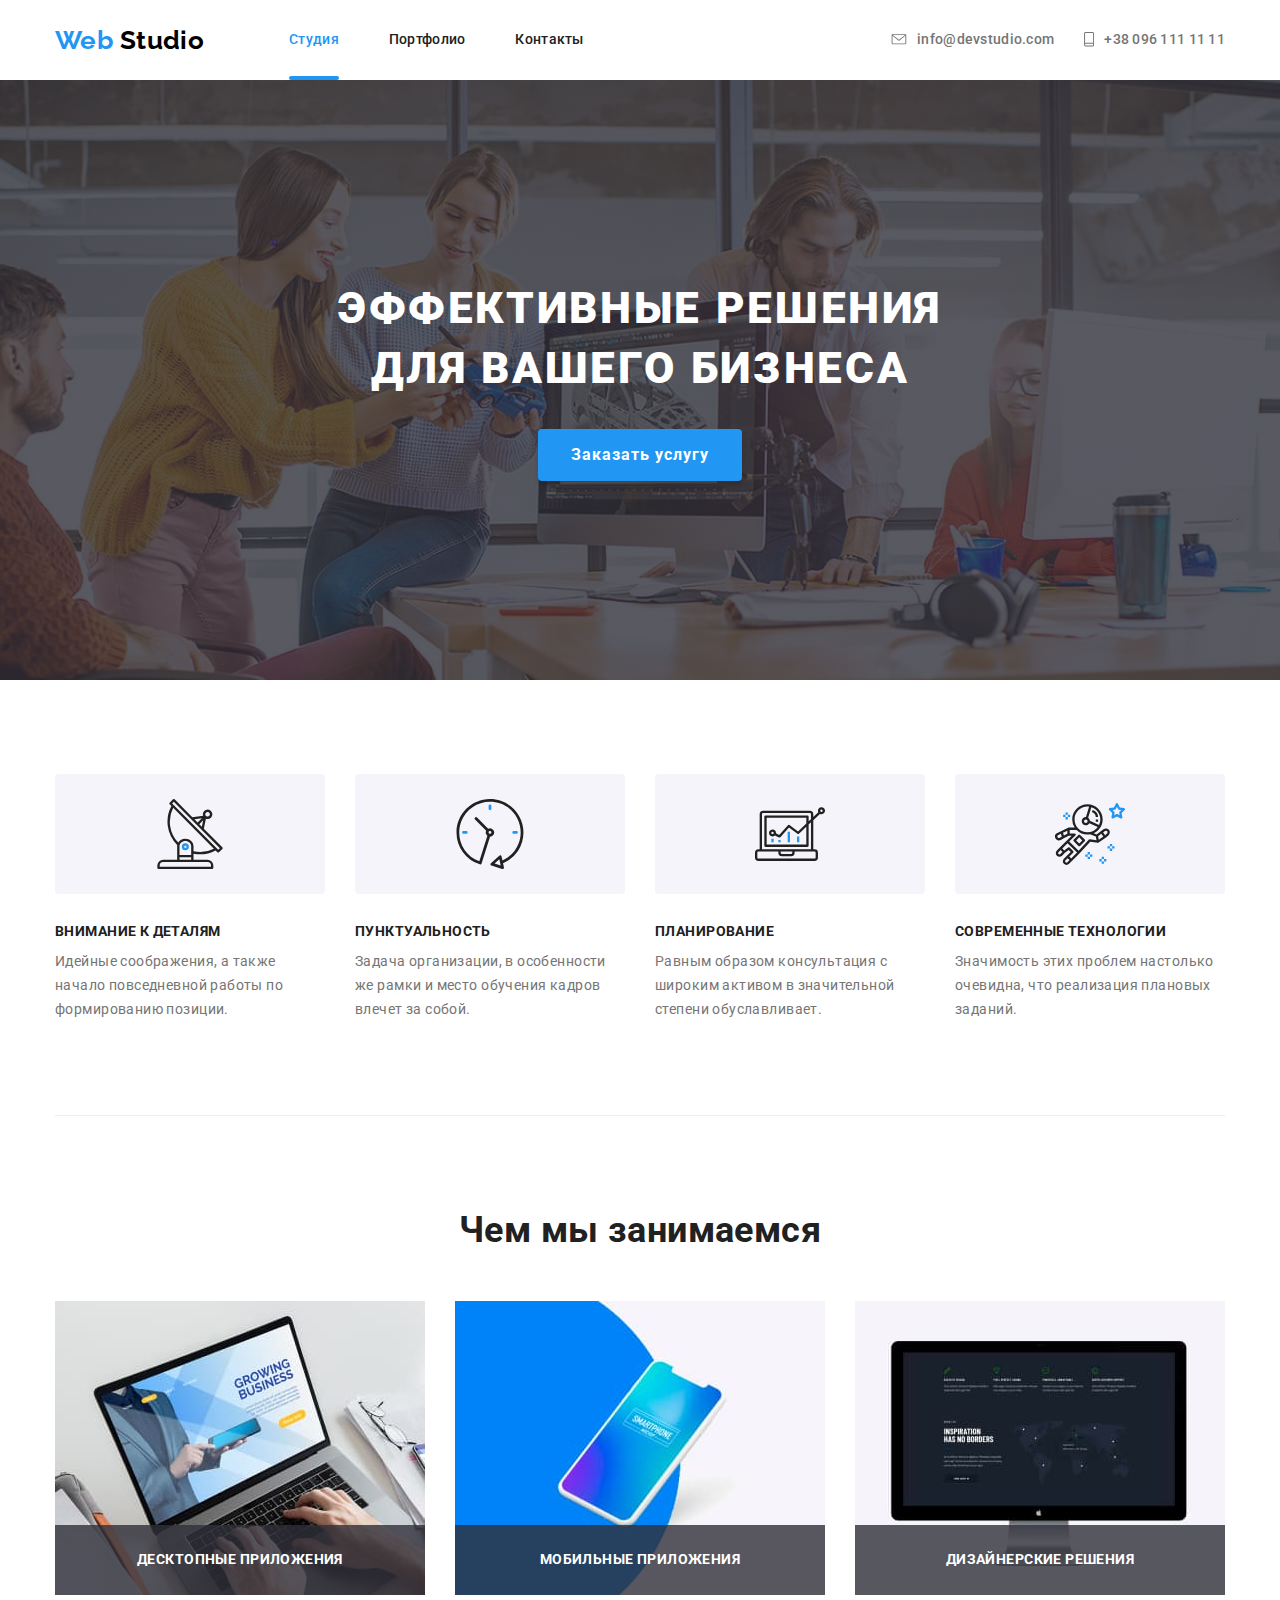
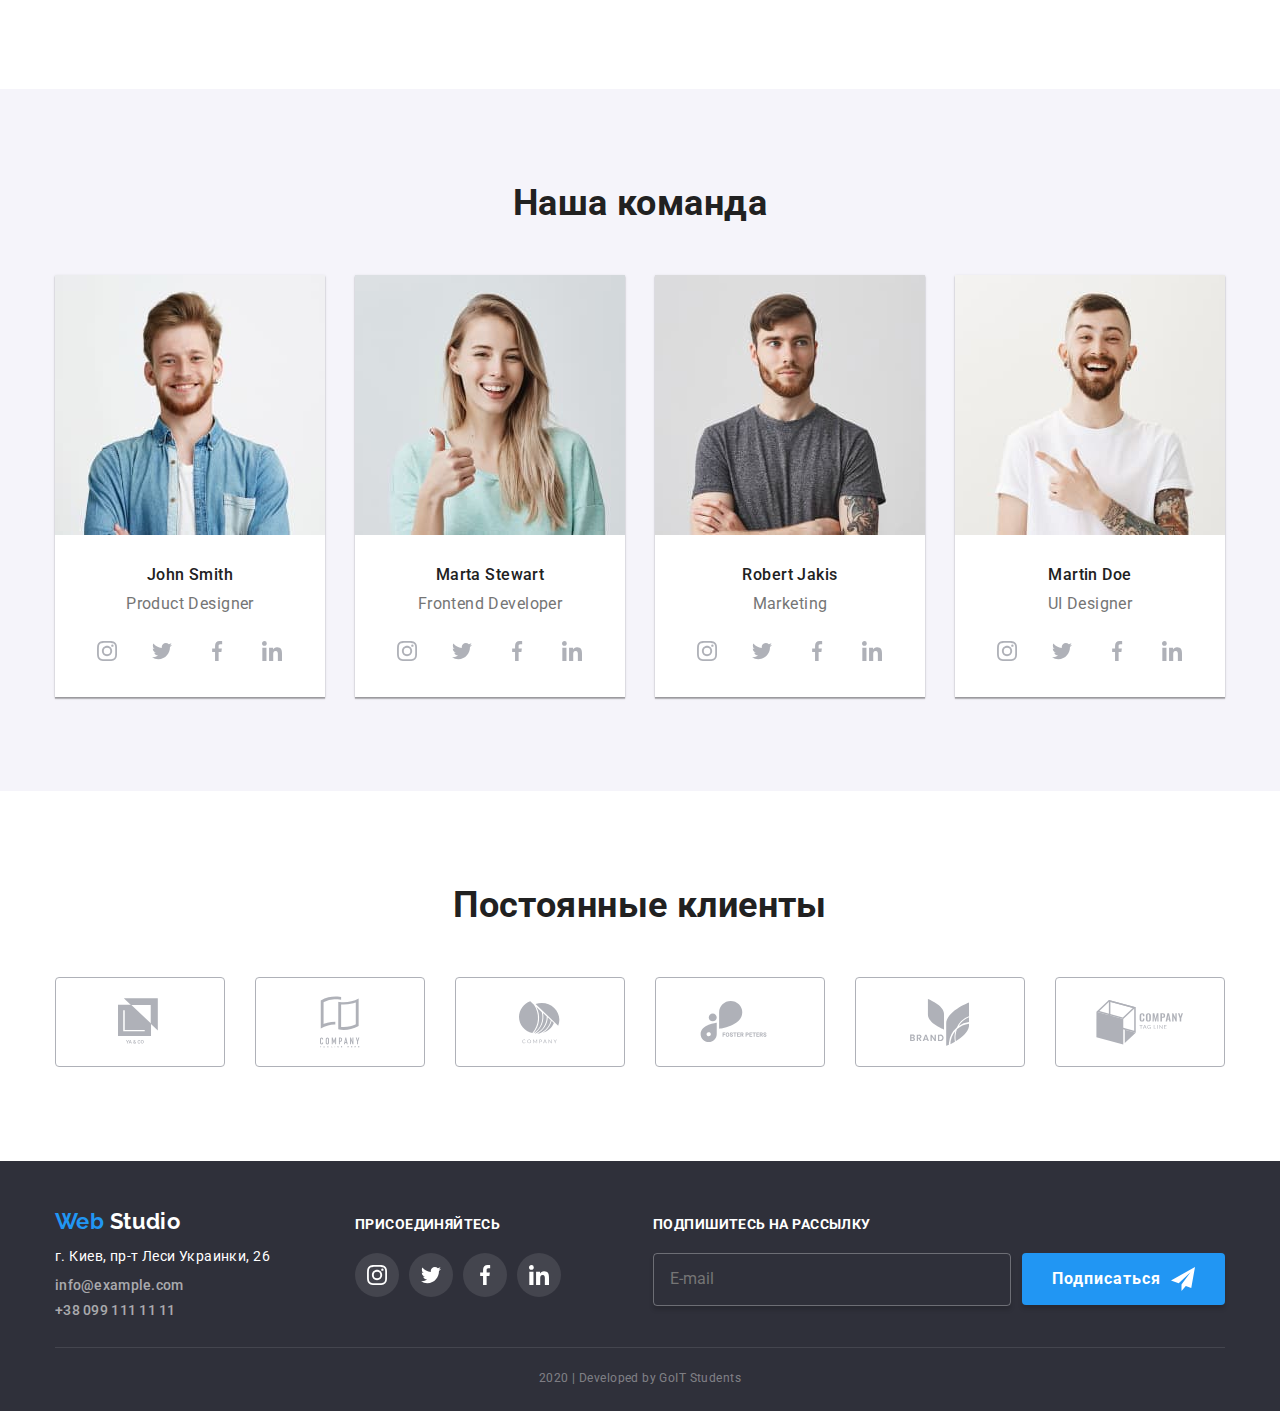
<file: index.html>
<!DOCTYPE html>
<html lang="ru">

<head>
  <meta charset="UTF-8">
  <meta name="viewport" content="width=device-width, initial-scale=1.0">
  <title>Document</title>
  <link
    href="https://fonts.googleapis.com/css2?family=Raleway:wght@400;700&family=Roboto:wght@400;500;700;900&display=swap"
    rel="stylesheet">
  <link rel="stylesheet" href="https://cdnjs.cloudflare.com/ajax/libs/modern-normalize/0.6.0/modern-normalize.min.css">
  <link rel="stylesheet" href="./css/styles.css">
</head>

<body>
  <header class="header-bar hidden">
    <div class="container">
      <nav class="main-nav">
        <a href="./index.html" class="logo">Web <span class="studio-logo">Studio</span></a>
        <ul class="list-nav list">
          <li class="item">
            <a href="./index.html" class="accent nav">Студия</a>
          </li>
          <li class="item"><a href="./portfolio.html" class="nav">Портфолио</a></li>
          <li class="item"><a href="" class="nav">Контакты</a></li>
        </ul>
      </nav>
      <ul class="contacts list">
        <li class="item">
          <a href="mailto:info@devstudio.com" class="mail">
            <svg class="contacts-icon" width="16px" height="11px">
              <use href="./image/sprite.svg#envelope"></use>
            </svg>
            info@devstudio.com
          </a>
        </li>
        <li class="item">
          <a href="tel:+380961111111" class="phone">
            <svg class="contacts-icon" width="10px" height="15px">
              <use href="./image/sprite.svg#tel"></use>
            </svg>
            +38 096 111 11 11
          </a>
        </li>
      </ul>
    </div>
  </header>
  <main>
    <!-- Hero -->
    <section class="hero">
      <div class="content-hero">
        <h1 class="hero-title">эффективные решения для вашего бизнеса</h1>
        <button class="button" data-modal-open="">Заказать услугу</button>
      </div>
      <div class="backdrop is-hidden" data-modal="">
        <div class="pop-up-window">
          <form action="pop-up-form">
            <p class="form-appeal text">Оставьте свои данные, мы вам перезвоним</p>
            <label class="data">
              <input class="data-input" type="text" name="user-name" placeholder=" ">
              <span class="form-text">
                Имя
              </span>
              <svg class="form-icon" width="18px" height="18px">
                <use href="./image/sprite.svg#person"></use>
              </svg>
            </label>

            <label class="data">
              <input class="data-input" type="tel" name="user-name" placeholder=" ">
              <span class="form-text">
                Телефон
              </span>
              <svg class="form-icon" width="18px" height="18px">
                <use href="./image/sprite.svg#phone-form"></use>
              </svg>
            </label>

            <label class="data">
              <input class="data-input" type="email" name="user-name" placeholder=" ">
              <span class="form-text">
                Почта
              </span>
              <svg class="form-icon" width="18px" height="18px">
                <use href="./image/sprite.svg#email-form"></use>
              </svg>
            </label>
            <label class="data comment">
              <textarea class="data-input comment-form" rows="10" name="comment" placeholder=" "></textarea>
              <span class="form-text comment-text">
                Комментарий
              </span>
            </label>
            <label class="data-policy">
              <input class="checkbox" type="checkbox" name="policy">
              <span class="checkbox-icon"></span>
              <span class="text-policy">
                Согласен с рассылкой и принимаю
                <a class="deal-link" href=" "> Условия договора</a>
              </span>
            </label>
          </form>
          <button class="button-close" data-modal-close="">
            <svg class="close" width="11" height="11">
              <use href=./image/sprite.svg#close></use>
            </svg>
          </button>
          <button type="submit" class="button">Отправить</button>
        </div>
      </div>
    </section>

    <!-- секция наши преимущества -->
    <section class="advantages indent">
      <div class="container">
        <!-- <h2>Наши преимущества</h2> -->
        <ul class="list-advantages list">
          <li class="item">
            <div class="box-icon">
              <svg class="icon" width="70px" height="70px">
                <use href="./image/sprite.svg#antenna"></use>
              </svg>
            </div>
            <h3 class="advantages-title direct-title">Внимание к деталям</h3>
            <p class="text">Идейные соображения, а также начало повседневной работы по формированию позиции.</p>
          </li>
          <li class="item">
            <div class="box-icon">
              <svg class="icon" width="70px" height="70px">
                <use href="./image/sprite.svg#time"></use>
              </svg>
            </div>
            <h3 class="advantages-title direct-title">Пунктуальность</h3>
            <p class="text">Задача организации, в особенности же рамки и место обучения кадров влечет за собой.</p>
          </li>
          <li class="item">
            <div class="box-icon">
              <svg class="icon" width="70px" height="70px">
                <use href="./image/sprite.svg#computer"></use>
              </svg>
            </div>
            <h3 class="advantages-title direct-title">Планирование</h3>
            <p class="text">Равным образом консультация с широким активом в значительной степени обуславливает.</p>
          </li>
          <li class="item">
            <div class="box-icon">
              <svg class="icon" width="70px" height="70px">
                <use href="./image/sprite.svg#astronaut"></use>
              </svg>
            </div>
            <h3 class="advantages-title direct-title">Современные технологии</h3>
            <p class="text">Значимость этих проблем настолько очевидна, что реализация плановых заданий.</p>
          </li>
        </ul>
      </div>
    </section>

    <!-- секция чем мы занимаемся -->
    <section class="work indent">
      <div class="container">
        <h2 class="work-heading main-title">Чем мы занимаемся</h2>
        <ul class="list-work list">
          <li class="item">
            <img src="./image/desktop.jpg" class="picture" alt="ноутбук" width="370" height="294">
            <div class="title-box">
              <h3 class="work-title direct-title">Десктопные приложения</h3>
            </div>
          </li>
          <li class="item">
            <img src="./image/mobile.jpg" class="picture" alt="мобильный телефон" width="370" height="294">
            <div class="title-box">
              <h3 class="work-title direct-title">Мобильные приложения</h3>
            </div>
          </li>
          <li class="item">
            <img src="./image/design.jpg" class="picture" alt="монитор с черной картой мира" width="370" height="294">
            <div class="title-box">
              <h3 class="work-title direct-title">Дизайнерские решения</h3>
            </div>
          </li>
        </ul>
      </div>
    </section>

    <!-- секция наша команда -->
    <section class="team indent">
      <div class="container ">
        <h2 class="team-heading main-title">Наша команда</h2>
        <ul class="list-team list">
          <li class="item">
            <img class="team-image" src="./image/john.jpg" alt="Джон Смит" width="270" height="260">
            <h3 class="team-title">John Smith</h3>
            <p class="profession text">Product Designer</p>
            <!-- вставить svg -->
            <ul class="public list">
              <li class="item">
                <a href="" class="link" aria-label="Ccылка на Инстаграм">
                  <svg class="public-icon" width="20px" height="20px">
                    <use href="./image/sprite.svg#instagram"></use>
                  </svg>
                </a>
              </li>
              <li class="item">
                <a href="" class="link" aria-label="Ccылка на Твиттер">
                  <svg class="public-icon" width="20px" height="20px">
                    <use href="./image/sprite.svg#twitter"></use>
                  </svg>
                </a>
              </li>
              <li class="item">
                <a href="" class="link" aria-label="Ccылка на Фейсбук">
                  <svg class="public-icon" width="20px" height="20px">
                    <use href="./image/sprite.svg#facebook"></use>
                  </svg>
                </a>
              </li>
              <li class="item">
                <a href="" class="link" aria-label="Ccылка на Линкедин">
                  <svg class="public-icon" width="20px" height="20px">
                    <use href="./image/sprite.svg#linkedin"></use>
                  </svg>
                </a>
              </li>
            </ul>
          </li>
          <li class="item">
            <img class="team-image" src="./image/marta.jpg" alt="Марта Стюарт" width="270" height="260">
            <h3 class="team-title">Marta Stewart</h3>
            <p class="profession text">Frontend Developer</p>
            <!-- вставить svg -->
            <ul class="public list">
              <li class="item">
                <a href="" class="link" aria-label="Ccылка на Инстаграм">
                  <svg class="public-icon" width="20px" height="20px">
                    <use href="./image/sprite.svg#instagram"></use>
                  </svg>
                </a>
              </li>
              <li class="item">
                <a href="" class="link" aria-label="Ccылка на Твиттер">
                  <svg class="public-icon" width="20px" height="20px">
                    <use href="./image/sprite.svg#twitter"></use>
                  </svg>
                </a>
              </li>
              <li class="item">
                <a href="" class="link" aria-label="Ccылка на Фейсбук">
                  <svg class="public-icon" width="20px" height="20px">
                    <use href="./image/sprite.svg#facebook"></use>
                  </svg>
                </a>
              </li>
              <li class="item">
                <a href="" class="link" aria-label="Ccылка на Линкедин">
                  <svg class="public-icon" width="20px" height="20px">
                    <use href="./image/sprite.svg#linkedin"></use>
                  </svg>
                </a>
              </li>
            </ul>
          </li>
          <li class="item">
            <img class="team-image" src="./image/robert.jpg" alt="Роберт Якіс" width="270" height="260">
            <h3 class="team-title">Robert Jakis</h3>
            <p class="profession text">Marketing</p>
            <!-- вставить svg -->
            <ul class="public list">
              <li class="item">
                <a href="" class="link" aria-label="Ccылка на Инстаграм">
                  <svg class="public-icon" width="20px" height="20px">
                    <use href="./image/sprite.svg#instagram"></use>
                  </svg>
                </a>
              </li>
              <li class="item">
                <a href="" class="link" aria-label="Ccылка на Твиттер">
                  <svg class="public-icon" width="20px" height="20px">
                    <use href="./image/sprite.svg#twitter"></use>
                  </svg>
                </a>
              </li>
              <li class="item">
                <a href="" class="link" aria-label="Ccылка на Фейсбук">
                  <svg class="public-icon" width="20px" height="20px">
                    <use href="./image/sprite.svg#facebook"></use>
                  </svg>
                </a>
              </li>
              <li class="item">
                <a href="" class="link" aria-label="Ccылка на Линкедин">
                  <svg class="public-icon" width="20px" height="20px">
                    <use href="./image/sprite.svg#linkedin"></use>
                  </svg>
                </a>
              </li>
            </ul>
          </li>
          <li class="item">
            <img class="team-image" src="./image/martin.jpg" alt="Мартин Доу" width="270" height="260">
            <h3 class="team-title">Martin Doe</h3>
            <p class="profession text">UI Designer</p>
            <!-- вставить svg -->
            <ul class="public list">
              <li class="item">
                <a href="" class="link" aria-label="Ccылка на Инстаграм">
                  <svg class="public-icon" width="20px" height="20px">
                    <use href="./image/sprite.svg#instagram"></use>
                  </svg>
                </a>
              </li>
              <li class="item">
                <a href="" class="link" aria-label="Ccылка на Твиттер">
                  <svg class="public-icon" width="20px" height="20px">
                    <use href="./image/sprite.svg#twitter"></use>
                  </svg>
                </a>
              </li>
              <li class="item">
                <a href="" class="link" aria-label="Ccылка на Фейсбук">
                  <svg class="public-icon" width="20px" height="20px">
                    <use href="./image/sprite.svg#facebook"></use>
                  </svg>
                </a>
              </li>
              <li class="item">
                <a href="" class="link" aria-label="Ccылка на Линкедин">
                  <svg class="public-icon" width="20px" height="20px">
                    <use href="./image/sprite.svg#linkedin"></use>
                  </svg>
                </a>
              </li>
            </ul>
          </li>
        </ul>
      </div>
    </section>

    <!--секция постоянные клиенты -->
    <section class="clients indent">
      <div class="container">
        <h2 class="main-title">Постоянные клиенты</h2>
        <!-- вставить лого настоящих компаний -->
        <ul class="list-clients list">
          <li class="item">
            <a href="" class="link" aria-label="Ccылка на сайт компании 1">
              <svg class="clients-icon" width="44px" height="49px">
                <use href="./image/sprite.svg#logo1"></use>
              </svg>
            </a>
          </li>
          <li class="item">
            <a href="" class="link" aria-label="Ccылка на сайт компании 2">
              <svg class="clients-icon" width="40px" height="52px">
                <use href="./image/sprite.svg#logo2"></use>
              </svg>
            </a>
          </li>
          <li class="item">
            <a href="" class="link" aria-label="Ccылка на сайт компании 3">
              <svg class="clients-icon" width="41px" height="43px">
                <use href="./image/sprite.svg#logo3"></use>
              </svg>
            </a>
          </li>
          <li class="item">
            <a href="" class="link" aria-label="Ccылка на сайт компании 4">
              <svg class="clients-icon" width="80px" height="42px">
                <use href="./image/sprite.svg#logo4"></use>
              </svg>
            </a>
          </li>
          <li class="item">
            <a href="" class="link" aria-label="Ccылка на сайт компании 5">
              <svg class="clients-icon" width="59px" height="47px">
                <use href="./image/sprite.svg#logo5"></use>
              </svg>
            </a>
          </li>
          <li class="item">
            <a href="" class="link" aria-label="Ccылка на сайт компании 6">
              <svg class="clients-icon" width="88px" height="45px">
                <use href="./image/sprite.svg#logo6"></use>
              </svg>
            </a>
          </li>
        </ul>
      </div>
    </section>
  </main>

  <!-- footer -->
  <footer class="footer">
    <div class="container">
      <div class="content">
        <div class="box-address">
          <a href="./index.html" class="logo">Web <span class="studio-logo">Studio</span></a>
          <address class="address">г. Киев, пр-т Леси Украинки, 26
            <a href="mailto:info@example.com" class="mail">info@example.com</a>
            <a href="tel:+380991111111" class="phone">+38 099 111 11 11</a>
          </address>
        </div>

        <div class="box-appeal">
          <p class="appeal text">присоединяйтесь</p>
          <ul class="public list">
            <li class="item">
              <a href="" class="link" aria-label="Ccылка на Инстаграм">
                <svg class="box-appeal-icon" width="20px" height="20px">
                  <use href="./image/sprite.svg#instagram"></use>
                </svg>
              </a>
            </li>
            <li class="item">
              <a href="" class="link" aria-label="Ccылка на Твиттер">
                <svg class="box-appeal-icon" width="20px" height="20px">
                  <use href="./image/sprite.svg#twitter"></use>
                </svg>
              </a>
            </li>
            <li class="item">
              <a href="" class="link" aria-label="Ccылка на Фейсбук">
                <svg class="box-appeal-icon" width="20px" height="20px">
                  <use href="./image/sprite.svg#facebook"></use>
                </svg>
              </a>
            </li>
            <li class="item">
              <a href="" class="link" aria-label="Ccылка на Линкедин">
                <svg class="box-appeal-icon" width="20px" height="20px">
                  <use href="./image/sprite.svg#linkedin"></use>
                </svg>
              </a>
            </li>
          </ul>
        </div>

        <div class="subscribe">
          <form class="subscribe-form">
            <label for="mail">
              <p class="appeal text">подпишитесь на рассылку</p>
            </label>
            <input type="email" class="form-mail" id="mail" placeholder="Е-mail">

            <button type="submit" class="button">
              Подписаться
              <svg class="send-icon" width="24" height="24">
                <use href="./image/sprite.svg#fly-send"></use>
              </svg>
            </button>
          </form>
        </div>
      </div>
      <p class="copyright text">2020 | Developed by GoIT Students</p>
    </div>
  </footer>
  <script src="./js/modal.js"></script>
</body>

</html>
</file>
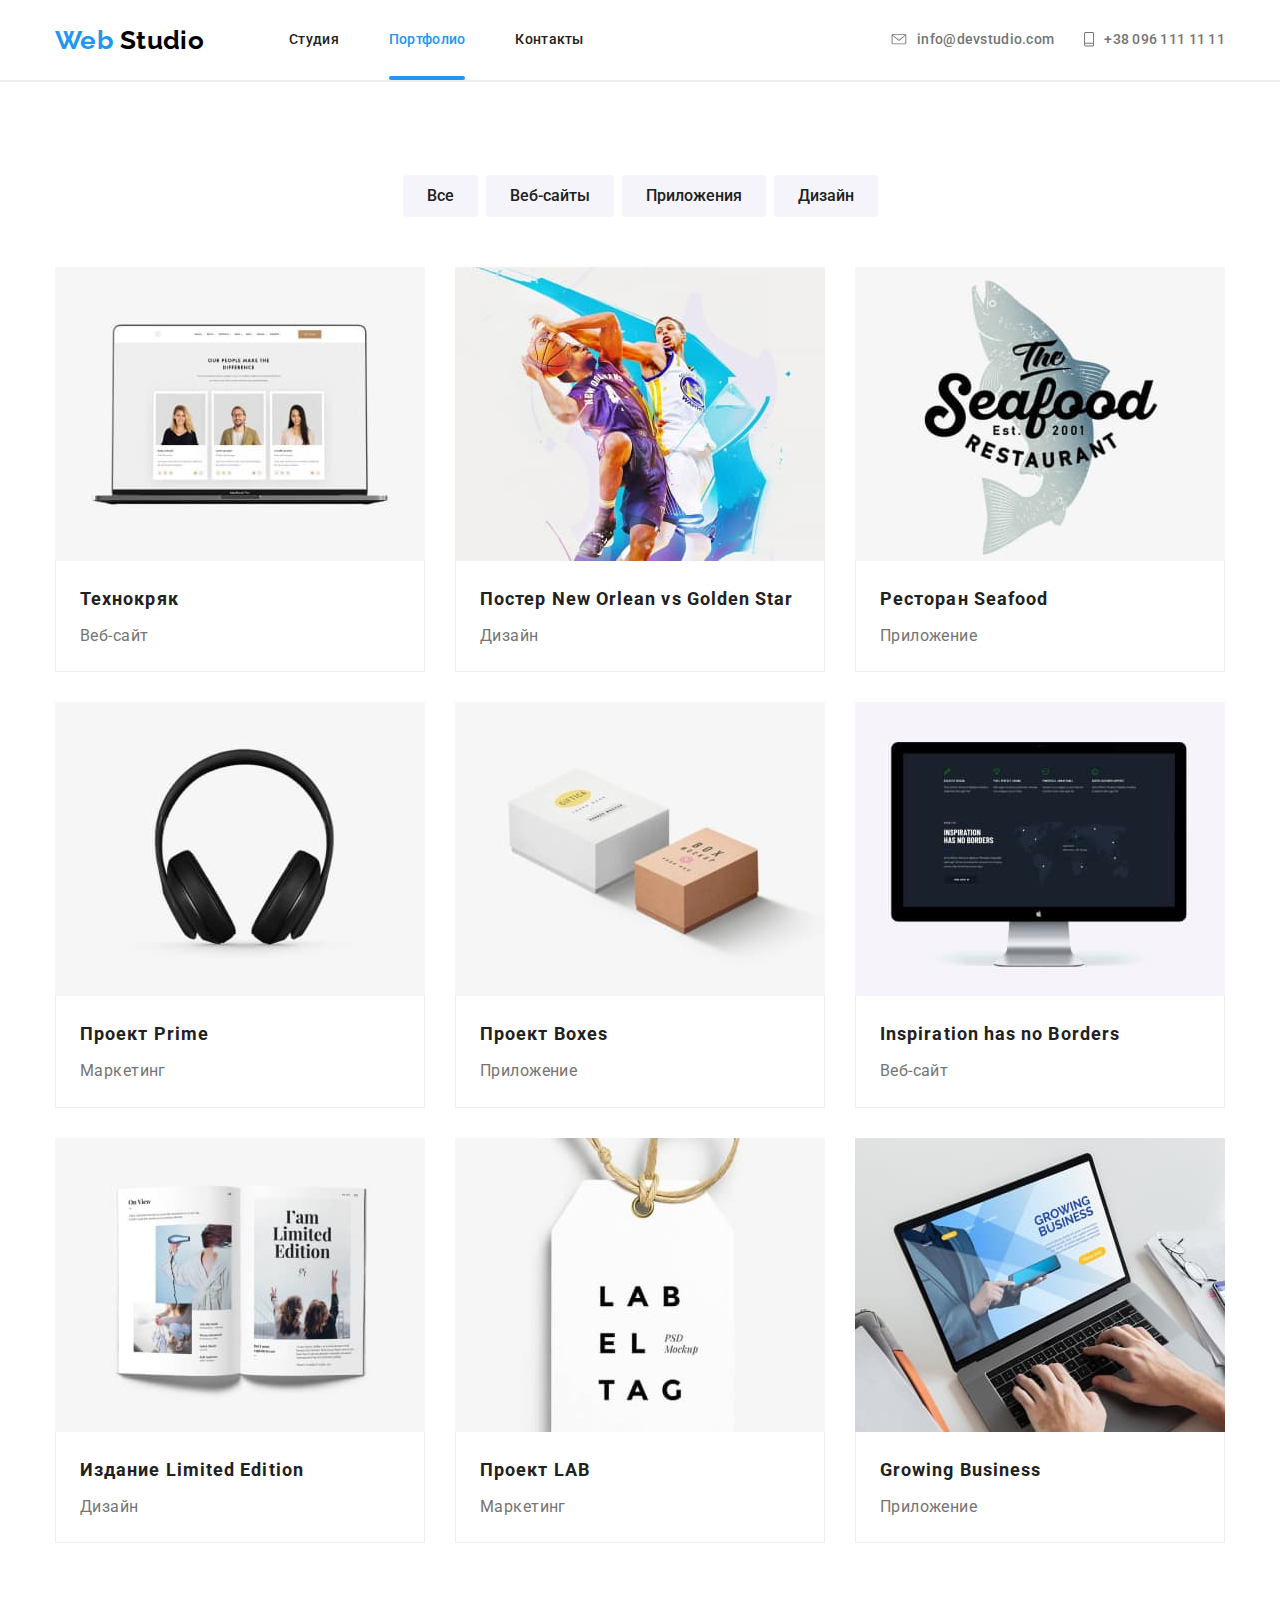
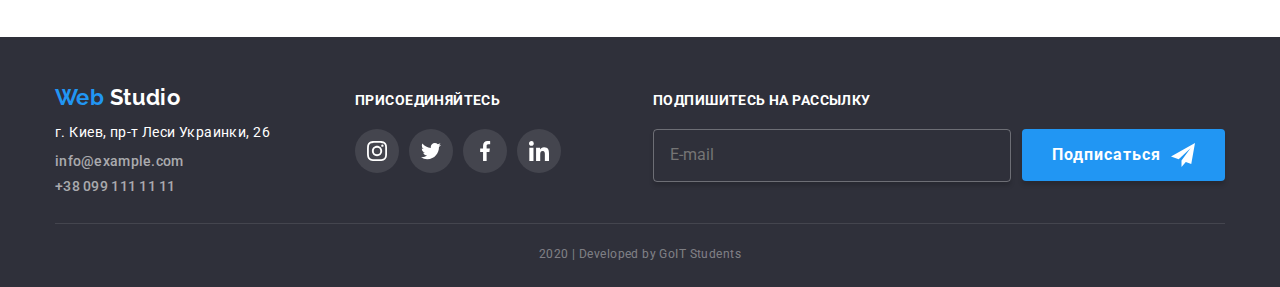
<file: portfolio.html>
<!DOCTYPE html>
<html lang="ru">

<head>
  <meta charset="UTF-8">
  <meta name="viewport" content="width=device-width, initial-scale=1.0">
  <title>Document</title>
  <link
    href="https://fonts.googleapis.com/css2?family=Raleway:wght@400;700&family=Roboto:wght@400;500;700;900&display=swap"
    rel="stylesheet">
  <link rel="stylesheet" href="https://cdnjs.cloudflare.com/ajax/libs/modern-normalize/0.6.0/modern-normalize.min.css">
  <link rel="stylesheet" href="./css/styles.css">
</head>

<body>
  <header class="header-bar">
    <div class="container">
      <nav class="main-nav">
        <a href="./index.html" class="logo">Web <span class="studio-logo">Studio</span></a>
        <ul class="list-nav list">
          <li class="item"><a href="./index.html" class="nav">Студия</a></li>
          <li class="item"><a href="./portfolio.html" class="accent nav">Портфолио</a></li>
          <li class="item"><a href="" class="nav">Контакты</a></li>
        </ul>
      </nav>
      <ul class="contacts list">
        <li class="item">
          <a href="mailto:info@devstudio.com" class="mail">
            <svg class="contacts-icon" width="16px" height="11px">
              <use href="./image/sprite.svg#envelope"></use>
            </svg>
            info@devstudio.com
          </a>
        </li>
        <li class="item">
          <a href="tel:+380961111111" class="phone">
            <svg class="contacts-icon" width="10px" height="15px">
              <use href="./image/sprite.svg#tel"></use>
            </svg>
            +38 096 111 11 11
          </a>
        </li>
      </ul>
    </div>
  </header>
  <main>
    <!-- секция портфолио -->
    <section class="portfolio container">
      <ul class="list-button list">
        <li class="item-button"><button type="button" class="button-portfolio">Все</button></li>
        <li class="item-button"><button type="button" class="button-portfolio">Веб-сайты</button></li>
        <li class="item-button"><button type="button" class="button-portfolio">Приложения</button></li>
        <li class="item-button"><button type="button" class="button-portfolio">Дизайн</button></li>
      </ul>
      <ul class="list-portfolio list">
        <li class="item">
          <a href="">
            <div class="overlay">
              <img class="img-portfolio" src="./image/techno.jpg" alt="профили трех сотрудников на мониторе ноутбука"
                width="370px" height="294">
              <p class="description text">Технокряк это современная площадка распространения коронавируса.
                Компании используют эту платформу для цифрового шпионажа и атак
                на защищённые сервера конкурентов.
              </p>
            </div>
            <div class="portfolio-content">
              <h2 class="portfolio-title">Технокряк</h2>
              <p class="category text">Веб-сайт</p>
            </div>
          </a>
        </li>
        <li class="item">
          <a href="">
            <div class="overlay">
              <img class="img-portfolio" src="./image/poster-new.jpg" alt="два баскетбоиста" width="370px" height="294">
              <p class="description text">Технокряк это современная площадка распространения коронавируса.
                Компании используют эту платформу для цифрового шпионажа и атак
                на защищённые сервера конкурентов.
              </p>
            </div>
            <div class="portfolio-content">
              <h2 class="portfolio-title">Постер New Orlean vs Golden Star</h2>
              <p class="category text">Дизайн</p>
            </div>
          </a>
        </li>
        <li class="item">
          <a href="">
            <div class="overlay">
              <img class="img-portfolio" src="./image/seafood.jpg" alt="логотип ресторана" width="370px" height="294">
              <p class="description text">Технокряк это современная площадка распространения коронавируса.
                Компании используют эту платформу для цифрового шпионажа и атак
                на защищённые сервера конкурентов.</p>
            </div>
            <div class="portfolio-content">
              <h2 class="portfolio-title">Ресторан Seafood</h2>
              <p class="category text">Приложение</p>
            </div>
          </a>
        </li>
        <li class="item">
          <a href="">
            <div class="overlay">
              <img class="img-portfolio" src="./image/prime.jpg" alt="наушники" width="370px" height="294">
              <p class="description text">Технокряк это современная площадка распространения коронавируса.
                Компании используют эту платформу для цифрового шпионажа и атак
                на защищённые сервера конкурентов.
              </p>
            </div>
            <div class="portfolio-content">
              <h2 class="portfolio-title">Проект Prime</h2>
              <p class="category text">Маркетинг</p>
            </div>

          </a>
        </li>
        <li class="item">
          <a href="">
            <div class="overlay">
              <img class="img-portfolio" src="./image/boxes.jpg" alt="две коробки" width="370px" height="294">
              <p class="description text">Технокряк это современная площадка распространения коронавируса.
                Компании используют эту платформу для цифрового шпионажа и атак
                на защищённые сервера конкурентов.
              </p>
            </div>
            <div class="portfolio-content">
              <h2 class="portfolio-title">Проект Boxes</h2>
              <p class="category text">Приложение</p>
            </div>
          </a>
        </li>
        <li class="item">
          <a href="">
            <div class="overlay">
              <img class="img-portfolio" src="./image/inspiration.jpg" alt="монитор компьютера" width="370px"
                height="294">
              <p class="description text">Технокряк это современная площадка распространения коронавируса.
                Компании используют эту платформу для цифрового шпионажа и атак
                на защищённые сервера конкурентов.
              </p>
            </div>
            <div class="portfolio-content">
              <h2 class="portfolio-title">Inspiration has no Borders</h2>
              <p class="category text">Веб-сайт</p>
            </div>
          </a>
        </li>
        <li class="item">
          <a href="">
            <div class="overlay">
              <img class="img-portfolio" src="./image/LE.jpg" alt="журнал глянцевый" width="370px" height="294">
              <p class="description text">Технокряк это современная площадка распространения коронавируса.
                Компании используют эту платформу для цифрового шпионажа и атак
                на защищённые сервера конкурентов.
              </p>
            </div>
            <div class="portfolio-content">
              <h2 class="portfolio-title">Издание Limited Edition</h2>
              <p class="category text">Дизайн</p>
            </div>
          </a>
        </li>
        <li class="item">
          <a href="">
            <div class="overlay">
              <img class="img-portfolio" src="./image/lab.jpg" alt="ярлык бумажный" width="370px" height="294">
              <p class="description text">Технокряк это современная площадка распространения коронавируса.
                Компании используют эту платформу для цифрового шпионажа и атак
                на защищённые сервера конкурентов.
              </p>
            </div>
            <div class="portfolio-content">
              <h2 class="portfolio-title">Проект LAB</h2>
              <p class="category text">Маркетинг</p>
            </div>
          </a>
        </li>
        <li class="item">
          <a href="">
            <div class="overlay">
              <img class="img-portfolio" src="./image/growing-business.jpg" alt="ноутбук" width="370px" height="294">
              <p class="description text">Технокряк это современная площадка распространения коронавируса.
                Компании используют эту платформу для цифрового шпионажа и атак
                на защищённые сервера конкурентов.
              </p>
            </div>
            <div class="portfolio-content">
              <h2 class="portfolio-title">Growing Business</h2>
              <p class="category text">Приложение</p>
            </div>
          </a>
        </li>
      </ul>
    </section>
  </main>

  <!-- footer -->
  <footer class="footer">
    <div class="container">
      <div class="content">
        <div class="box-address">
          <a href="./index.html" class="logo">Web <span class="studio-logo">Studio</span></a>
          <address class="address">г. Киев, пр-т Леси Украинки, 26
            <a href="mailto:info@example.com" class="mail">info@example.com</a>
            <a href="tel:+380991111111" class="phone">+38 099 111 11 11</a>
          </address>
        </div>

        <div class="box-appeal">
          <p class="appeal text">присоединяйтесь</p>
          <ul class="public list">
            <li class="item">
              <a href="" class="link" aria-label="Ccылка на Инстаграм">
                <svg class="box-appeal-icon" width="20px" height="20px">
                  <use href="./image/sprite.svg#instagram"></use>
                </svg>
              </a>
            </li>
            <li class="item">
              <a href="" class="link" aria-label="Ccылка на Твиттер">
                <svg class="box-appeal-icon" width="20px" height="20px">
                  <use href="./image/sprite.svg#twitter"></use>
                </svg>
              </a>
            </li>
            <li class="item">
              <a href="" class="link" aria-label="Ccылка на Фейсбук">
                <svg class="box-appeal-icon" width="20px" height="20px">
                  <use href="./image/sprite.svg#facebook"></use>
                </svg>
              </a>
            </li>
            <li class="item">
              <a href="" class="link" aria-label="Ccылка на Линкедин">
                <svg class="box-appeal-icon" width="20px" height="20px">
                  <use href="./image/sprite.svg#linkedin"></use>
                </svg>
              </a>
            </li>
          </ul>
        </div>

        <div class="subscribe">
          <form class="subscribe-form">
            <label for="mail">
              <p class="appeal text">подпишитесь на рассылку</p>
            </label>
            <input type="email" class="form-mail" id="mail" placeholder="Е-mail">

            <button type="submit" class="button">
              Подписаться
              <svg class="send-icon" width="24" height="24">
                <use href="./image/sprite.svg#fly-send"></use>
              </svg>
            </button>
          </form>
        </div>
      </div>
      <p class="copyright text">2020 | Developed by GoIT Students</p>
    </div>
  </footer>

</body>

</html>
</file>
<file: css/styles.css>
/* index */
:root {
  --primary-text-color: #757575;
  --title-text-color: #212121;
  --accent-color: #2196F3;
  --primary-bg-color: #ffffff;
  --header-logo-color: #000000;
  --hero-text-color:#ffffff;
  --work-title-text-color:#ffffff;
  --team-bg-color:#F5F4FA;
  --footer-logo-color:#ffffff;
  --footer-bg-color:#2F303A;
  --primary-footer-text-color:#ffffff;
  --footer-text-color: rgba(255, 255, 255, 0.6);
  --copyright-text-color: rgba(255, 255, 255, 0.4);
}
/* html {
  box-sizing: border-box;
} */

/* *,*::before,*::after { box-sizing: inherit;} */

body {
  font-family: 'Roboto', sans-serif;
  font-size: 14px;
  line-height: 1.71;
  color: var(--primary-text-color);
  background-color: var(--primary-bg-color);
  letter-spacing: 0.03em;
}
a{
  text-decoration: none;
}
h1, h2, h3, h4, h5, h6{
  color: var(--title-text-color);
  margin-top: 0;
  margin-bottom: 0;
}
.text {
  margin: 0;
}
.list {
  list-style: none;
  margin: 0px;
  padding: 0px;
}
/* утилита */
.container {
  width: 1200px;
  padding-left: 15px;
  padding-right: 15px;
  margin-left: auto;
  margin-right: auto;
  /* outline: 2px solid green; */
}
/* header */
.header-bar {
  border-bottom: 2px solid #ECECEC;
}
.hidden {
  border: hidden; 
}
.nav {
  display: block;
  padding: 32px 0px;
  color: var(--title-text-color);
  font-weight: 500;
  font-size: 14px;
  line-height: 1.14;
  letter-spacing: 0.02em; 

  transition: color 250ms cubic-bezier(0.4, 0, 0.2, 1);
}
.nav:focus, 
.nav:hover {
  color: var(--accent-color)
}
.list-nav{
  display: flex;
  margin-left: 85px;
}
.list-nav .item:not(:last-child) {
  margin-right: 50px;
}
.contacts {
  display: flex;
  margin-left: auto;
}
.contacts .item:not(:last-child) {
  margin-right: 30px;
}
.main-nav{
  display: flex;
  align-items: center;
}
.header-bar .container{
  display: flex;
  align-items: center;
}
.accent {
  position: relative;
  color: var(--accent-color)
}
.accent::before {
  content: "";
  position: absolute;

  bottom: 0;
  left: 0;
  right: 0;
  width: auto;
  height: 4px;
  border-radius: 2px;
  background-color: var(--accent-color);
}
.logo {
  font-family: Raleway, sans-serif;;
  font-weight: 700;
  font-size: 26px;
  line-height: 1.19;
  color: var(--accent-color)
}
.studio-logo {
  color:var(--header-logo-color);
}
.mail, .phone{
  display: flex;
  align-items: center;
  font-weight: 500;
  color: var(--primary-text-color);
  line-height: 1.14;
  letter-spacing: 0.02em;

  transition: color 250ms cubic-bezier(0.4, 0, 0.2, 1);
}
.mail:hover, .mail:focus,
.phone:hover, .phone:focus  { 
  color: var(--accent-color);
 }
 .mail:hover .contacts-icon,
 .mail:focus .contacts-icon,
 .phone:hover .contacts-icon,
 .phone:focus .contacts-icon {
  fill: #2196F3;
 }
 .contacts-icon {
  margin-right: 10px;
  fill: #757575;
  transition: fill 250ms cubic-bezier(0.4, 0, 0.2, 1)
 }
/* main */
/* Hero */

.hero {
  display: flex;
  justify-content: center;
  align-items: center;
  text-align: center;

  max-width: 1600px;
  height: 600px;
  margin-left: auto;
  margin-right: auto;
  background-color: black;
  background-image: linear-gradient(
  to right,
rgba(47, 48, 58, 0.8), 
rgba(47, 48, 58, 0.8)),
  url('../image/hero.jpg');
  background-repeat: no-repeat;
  background-position: 50% 50%;
  background-size: cover;
}
.content-hero {
  width: 696px;
}
.hero-title {
  margin-bottom: 30px;

  font-weight: 900;
  font-size: 44px;
  color: var(--hero-text-color);
  line-height: 1.36;
  
  letter-spacing: 0.06em;
  text-transform: uppercase;
}
.button { 
  display: inline-block;
  min-width: 200px;
  border-radius: 4px;
  padding: 10px 32px;

  border: 1px solid transparent;
  font-family: Roboto, sans-serif;
  font-weight: 700;
  font-size: 16px;
  color: var(--hero-text-color);
  background-color: var(--accent-color);
  line-height: 1.9;
  letter-spacing: 0.06em;
  box-shadow: 0px 4px 4px rgba(0, 0, 0, 0.15);
  cursor: pointer;

  transition: background-color 250ms cubic-bezier(0.4, 0, 0.2, 1);
}
.button:focus, .button:hover  {
  background-color: #1489e9;
}

/* модальное окно */
 
.backdrop {
  position: fixed;
  top: 0;
  left: 0;

  width: 100%;
  height: 100%;
  background-color: rgba(0, 0, 0, 0.5);
  opacity: 1;
  visibility: visible;
  z-index: 9999;

  transition: opacity 250ms cubic-bezier(0.4, 0, 0.2, 1);
}
.is-hidden {
  opacity: 0;
  pointer-events: none;
  visibility: hidden;
}
.pop-up-window {
  position: absolute;
  top: 50%;
  left: 50%;
  
  width: 528px;
  height: 581px;
  padding: 40px;
  background-color: var(--primary-bg-color);
  box-shadow: 0px 2px 1px rgba(0, 0, 0, 0.2), 
  0px 1px 1px rgba(0, 0, 0, 0.14), 
  0px 1px 3px rgba(0, 0, 0, 0.12);
  border-radius: 4px;

  transform: translate(-50%, -50%) scale(1);
  transition: transform 250ms cubic-bezier(0.4, 0, 0.2, 1);
}
.button-close {
  position: absolute;
  display: flex;
  align-items: center;
  justify-content: center;
 
  top: -10px;
  right: -10px;
  width: 30px;
  height: 30px;
  background-color: var(--primary-bg-color);
  border: 2px solid transparent;
  border-radius: 50%;
  box-shadow: 0px 2px 1px rgba(0, 0, 0, 0.2), 
  0px 1px 1px rgba(0, 0, 0, 0.14), 
  0px 1px 3px rgba(0, 0, 0, 0.12);
  cursor: pointer;
  
  transition: background-color 250ms cubic-bezier(0.4, 0, 0.2, 1);
}
.button-close:hover {
  background-color: var(--accent-color);
}
.form-appeal {
  display: inline-block;
  margin-bottom: 30px;

  font-weight: 700;
  font-size: 20px;
  line-height: 1.15;
  text-align: center;
  color: var(--title-text-color);
}
.data {
  position: relative;
  display: block;
  margin-bottom: 28px;
}

.data-input {
  width: 100%;
  margin: 0;
  font-size: 14px;
  padding: 12px 16px 12px 42px;
  border: 1px solid rgba(33, 33, 33, 0.2);
  border-radius: 4px;

  transition: border-color 250ms cubic-bezier(0.4, 0, 0.2, 1);
}
.data-input:focus, .data-input:hover,
.data-input:not(:placeholder-shown) {
  border-color: var(--accent-color);
}
.form-text {
  position: absolute;
  top: 50%;
  left: 42px;
  transform: translateY(-50%);

  line-height: 1.14;
  letter-spacing: 0.01em;
  transform-origin: left;
  pointer-events: none;

  transition: transform 250ms cubic-bezier(0.4, 0, 0.2, 1),
  color 250ms cubic-bezier(0.4, 0, 0.2, 1);
}

.data-input:focus + .form-text, 
.data-input:hover + .form-text,
.data-input:not(:placeholder-shown) + .form-text {
  color: var(--accent-color);
  transform: translate(-25px,-37px) scale(0.86);
}

.form-icon {
  position: absolute;
  display: inline-block;
  top: 50%;
  left: 16px;
  transform: translateY(-50%);
  pointer-events: none;
  fill: #212121;
}
.data-input:focus ~ .form-icon, 
.data-input:hover ~ .form-icon,
.data-input:not(:placeholder-shown) ~ .form-icon {
 fill: var(--accent-color);
}
.comment {
  margin-bottom: 20px;
  height: 120px;
}
.comment-form {
  width: 100%;
  height: 100%;
  padding: 12px 16px;
  resize: none;
}
.comment-text {
  top: 20px;
  left: 16px;
}
.data-input:focus + .comment-text, 
.data-input:hover + .comment-text,
.data-input:not(:placeholder-shown) + .comment-text {
  color: var(--accent-color);
  transform: translateY(-37px) scale(0.86);
}
.data-policy {
  display: flex;
  justify-content: center;
  align-items: center;
  margin-bottom: 30px;
}
.data-policy .checkbox {
  position: absolute;
  width: 1px;
  height: 1px;
  margin: -1px;
  border: 0;
  padding: 0;
  clip: rect(0 0 0 0);
  overflow: hidden;
}
.checkbox-icon {
  display: inline-block;
  margin-right: 8px;

  width: 16px;
  height: 15px;
  border: 2px solid #212121;
  border-radius: 2px;
  cursor: pointer;

  transition: transform 250ms cubic-bezier(0.4, 0, 0.2, 1);
}
.checkbox:checked + .checkbox-icon {
  border-color: transparent;
  background-color: var(--accent-color);
  background-image: url("../image/check.svg");
  background-size: contain;
  background-origin: border-box;
  background-repeat: no-repeat;
  background-position: center;
}
.deal-link {
  color: var(--accent-color);
  text-decoration: underline;
}

/* Утилита отступ в секциях */
.indent {
  padding-top: 94px;
  padding-bottom: 94px;
}
/* утилита на h2 */
.main-title {
  font-size: 36px;
  line-height: 1.16;
  text-align: center;
  margin-bottom: 50px;
}
/* утилита на h3 */
.direct-title {
  font-size: 14px;
  line-height: 1.14;
  text-transform: uppercase;
}

/* секция наши преимущества */

.advantages {
  position: relative;
}
.advantages::after {
  content: "";
  position: absolute;
  margin: 0 auto;
  bottom: 0;
  left: 0;
  right: 0;

  width: 1170px;
  border-bottom: 1px solid #ECECEC;
}

.advantages .box-icon {
  display: flex;
  justify-content: center;
  align-items: center;
  margin-bottom: 30px;
  width: 270px;
  height: 120px;
  background: #F5F4FA;
  border-radius: 4px;
}
.list-advantages {
display: flex;
}
.list-advantages .item {
width:calc((100% - 90px) / 4);
}
.list-advantages .item:not(:last-child) {
  margin-right: 30px;
}
.advantages-title {
  margin-bottom: 10px;
}

/* секция чем мы занимаемся */

.list-work {
  display: flex;
  }
  .list-work .item {
  width:calc((100% - 60px) / 3);
  /* border-radius: 4px;
  overflow: hidden; */
  }
  .list-work .item:not(:last-child) {
    margin-right: 30px;
  }
  .list-work .picture {
    display: block;
  }
  .list-work .item {
    position: relative;
  }
  .title-box {
    position: absolute;
    bottom: 0;
    width: 100%;
    height: 70px;
    background-color: rgba(47, 48, 58, 0.8);
  }
  .work-title {
    position: absolute;
    text-align: center;
    width: 100%;
    top: 50%;
    left: 50%;
    transform: translate(-50%, -50%);
    color: var(--work-title-text-color); 
  }

  /* секция наша команда */
.team {
  background-color: var(--team-bg-color);
}
.team-title{
  margin-bottom: 10px;
  font-weight: 500;
  font-size: 16px;
  line-height: 1.19;
  text-align: center;
}
.profession {
  margin-bottom: 16px;
  font-weight: 400;
  font-size: 16px;
  line-height: 1.19;
  text-align: center;
} 
.list-team {
  display: flex;
}
.list-team .item {
  width:calc((100% - 90px) / 4);
  background-color: var(--primary-bg-color);
  box-shadow: 0px 2px 1px rgba(0, 0, 0, 0.2), 
  0px 1px 1px rgba(0, 0, 0, 0.14), 
  0px 1px 3px rgba(0, 0, 0, 0.12);
  
  /* border-radius: 4px;
  overflow: hidden; */
}
.list-team .item:not(:last-child) {
  margin-right: 30px;
}
.team-image {
  display: block;
  margin-bottom: 30px;
}
.public {
  display: flex;
  justify-content: center;
  margin-bottom: 24px;
}
.public .item {
  /* width: auto; */
  box-shadow: none;
}
.public .item:not(:last-child) {
  margin-right: 10px;
 }
.public .link {
  display: flex;
  justify-content: center;
  align-items: center;
  width: 44px;
  height: 44px;
  padding: 0;
  border: none;
  border-radius: 50%;

  transition: background-color 250ms cubic-bezier(0.4, 0, 0.2, 1);
}
.public .link:focus,
.public .link:hover {
  background-color: var(--accent-color);
}
.public-icon {
  fill: #AFB1B8;

  transition: fill 250ms cubic-bezier(0.4, 0, 0.2, 1);
}
.public .link:focus .public-icon,
.public .link:hover .public-icon {
  fill: var(--team-bg-color)
}

/* секция постоянные клиенты */

.list-clients {
  display: flex;
}
.list-clients .item {
  width:calc((100% - 150px) / 6);
}
.list-clients .item:not(:last-child) {
 margin-right: 30px;
}
.list-clients .link {
  display: flex;
  justify-content: center;
  align-items: center;

  width: 170px;
  height: 90px;
  border: 1px solid #AFB1B8;
  border-radius: 4px;

  transition: border-color 250ms cubic-bezier(0.4, 0, 0.2, 1);
}
.list-clients .link:focus,
.list-clients .link:hover {
  border-color: var(--accent-color);
}
.clients-icon {
  fill: #AFB1B8;

  transition: fill 250ms cubic-bezier(0.4, 0, 0.2, 1);
}
.list-clients .link:focus .clients-icon,
.list-clients .link:hover .clients-icon {
  fill: var(--accent-color);
}

/* footer */
.footer{
  background-color: var(--footer-bg-color);
}
.box-address {
  width: 231px;
}
.footer .logo {
  display: block;
  font-size: 22px;
  line-height: 1.18;
  margin-bottom: 10px;
}
.footer .studio-logo {
  color: var(--footer-logo-color);
}
.footer .address {
  display: flex;
  flex-direction: column;
  color: var(--primary-footer-text-color);
  font-style: normal;
}
.footer .mail,
.footer .phone {
  display: inline-block;
  margin-top: 9px;
  color: var(--footer-text-color);
}
.appeal {
  margin-bottom: 20px;
  color: var(--primary-footer-text-color);
  font-weight: 700;
  line-height: 1.14;
  text-transform: uppercase;
}
.box-appeal {
  margin-left: 69px;
}
.footer .content {
  display: flex;
  align-items: baseline;
  padding-top: 48px;
  padding-bottom: 28px;
  border-bottom: 1px solid rgba(255, 255, 255, 0.1);
}
.box-appeal .public {
  margin-bottom: 0px;
}
.box-appeal .link {
  background-color: rgba(255, 255, 255, 0.1);

  transition: background-color 250ms cubic-bezier(0.4, 0, 0.2, 1);
}
.box-appeal .link:focus,
.box-appeal .link:hover {
  background-color: var(--accent-color);
}
.box-appeal-icon{
  fill: var(--footer-logo-color);
}
.subscribe {
  margin-left: auto;
}
.subscribe .form-mail {
  margin-right: 12px;

  width: 358px;
  padding: 15px 16px;
  font-size: 16px;
  line-height: 1.3;
  color: rgba(255, 255, 255, 0.6);
  background-color: inherit;

  border: 1px solid rgba(255, 255, 255, 0.3);
  box-shadow: 0px 4px 4px rgba(0, 0, 0, 0.15);
  border-radius: 4px;
}
.subscribe .button {
  display: inline-flex;
  align-items: center;
  padding: 10px 29px;
  margin-left: -4px;
}
.send-icon {
  margin-left: 10px;
}

.copyright {
  padding-top: 18px;
  padding-bottom: 21px;
  color: var(--copyright-text-color);
  font-size: 12px;
  line-height: 2;
  text-align: center;
}

/* portfolio */


.portfolio {
  padding-top: 93px;
  padding-bottom: 94px;
}
.button-portfolio {
  padding: 6px 22px;

  border: 2px solid transparent;
  border-radius: 4px;
  font-family: Roboto, sans-serif;
  font-weight: 500;
  font-size: 16px;
  line-height: 1.62;
  text-align: center;
  color: var(--title-text-color);
  background-color: #F5F4FA;

  transition: color 250ms cubic-bezier(0.4, 0, 0.2, 1),
  background-color 250ms cubic-bezier(0.4, 0, 0.2, 1);
}
 .list-button{
  display: flex;
  justify-content: center;
  margin-bottom: 50px;
}
.list-button .item-button:not(:last-child) {
  margin-right: 8px;
}
.button-portfolio:focus, 
.button-portfolio:hover {
  box-shadow: 0px 2px 2px rgba(0, 0, 0, 0.12),
  0px 1px 2px rgba(0, 0, 0, 0.08), 
  0px 3px 1px rgba(0, 0, 0, 0.1);
  background-color: var(--accent-color);
  color: var(--primary-bg-color);
}
.img-portfolio {
  display: block;
}
.list-portfolio {
  display: flex;
  flex-wrap: wrap;
}
.list-portfolio .item {
  width: calc((100% - 60px) / 3);
  margin-right: 30px;
  margin-bottom: 30px;
  /* border-top-left-radius: 5px;
  border-top-right-radius: 5px;
  overflow: hidden; */
}
.list-portfolio>.item:focus,
.list-portfolio>.item:hover{
  box-shadow: 1px 4px 6px rgba(0, 0, 0, 0.16), 
  0px 4px 4px rgba(0, 0, 0, 0.06), 
  0px 1px 1px rgba(0, 0, 0, 0.12);
  /* border-radius: 5px; */
}
.list-portfolio>.item:hover .description {
  transform: translateY(0);
}
.list-portfolio .item:nth-child(3n) {
 margin-right: 0px;
}
.list-portfolio .item:nth-last-child(-n + 3) {
  margin-bottom: 0px;
}
.list-portfolio .overlay {
  position: relative;
  overflow: hidden;
}
.description {
  display: inline-block;
  position: absolute;
  top: 0;
  left: 0;
  width: 100%;
  height: 100%;
  
  padding: 63px 24px;
  width: 370px;
  font-size: 18px;
  line-height: 1.56; 
  color: #ffffff;
  background-color: rgba(33, 150, 243, 0.9);

  transform: translateY(100%);
  transition: transform 250ms cubic-bezier(0.4, 0, 0.2, 1);
}
.portfolio-content {
  padding: 20px 24px;
  
  border: 1px solid #eeeeee;
  border-top: hidden;
  /* border-bottom-left-radius: 5px;
  border-bottom-right-radius: 5px; */
  }
.portfolio-title {
  margin-bottom: 4px;

  font-size: 18px;
  line-height: 2;
  letter-spacing: 0.06em;
}
.category {
  font-size: 16px;
  line-height: 1.9;
  color: var(--primary-text-color);
}
</file>
